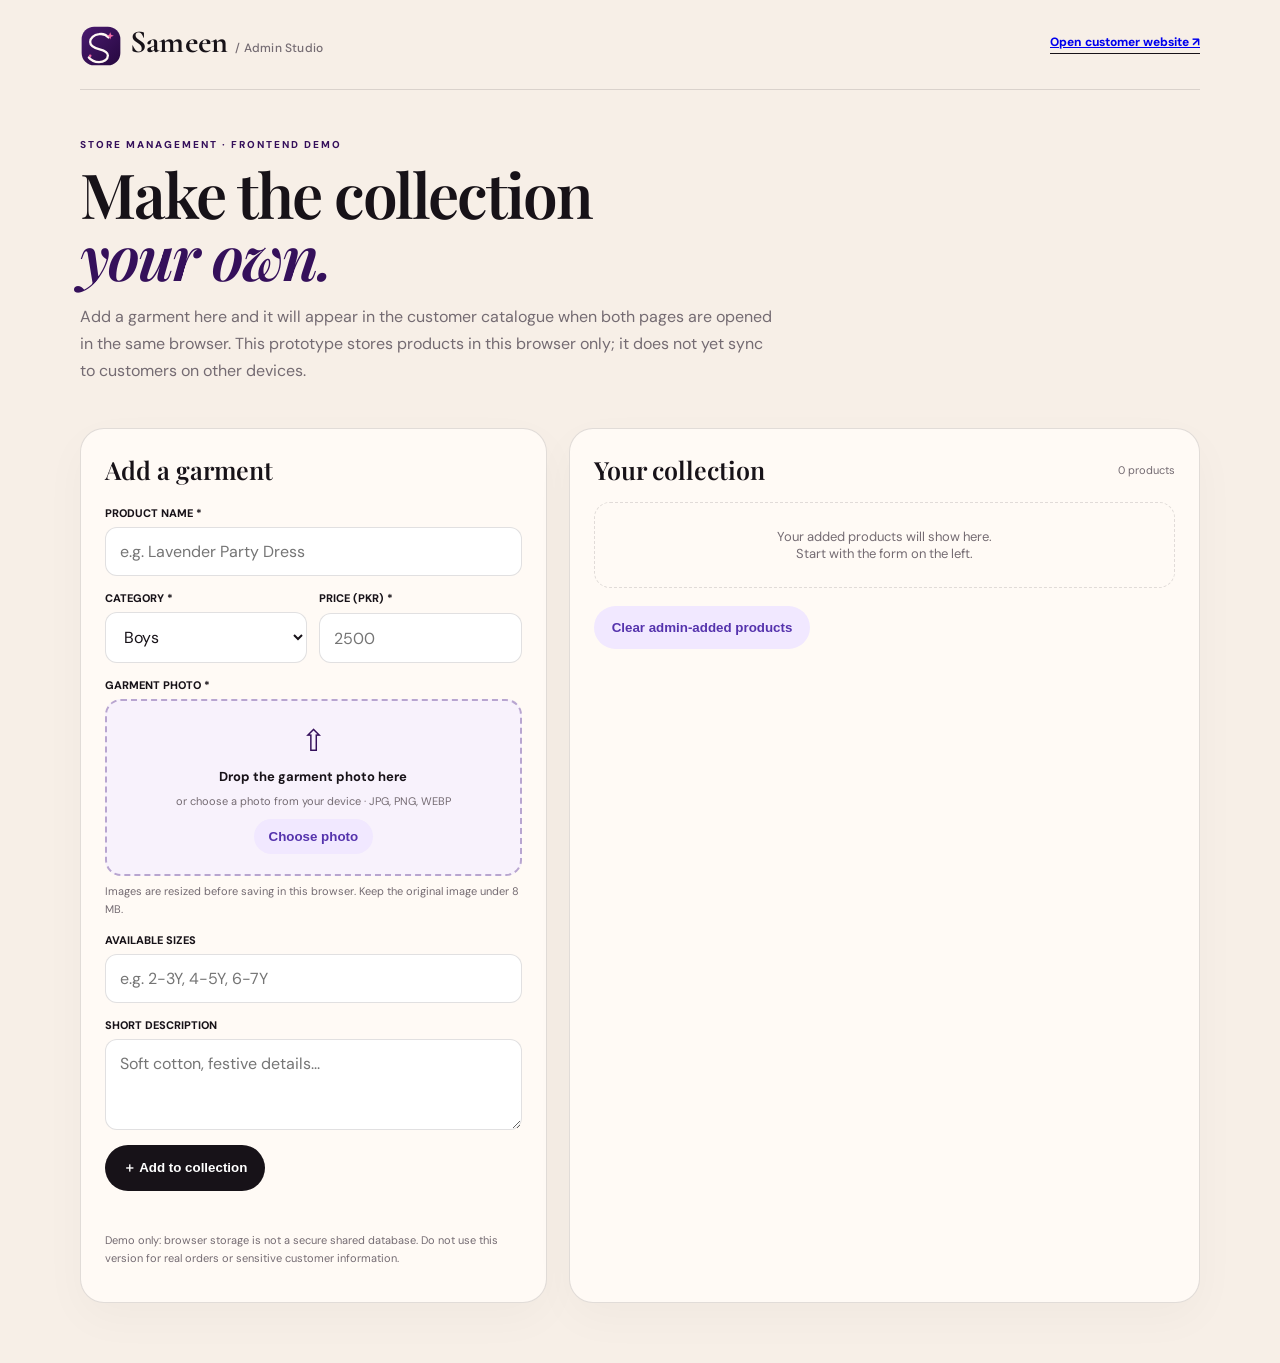
<file: admin.html>
<!doctype html>
<html lang="en"><head><meta charset="utf-8"><meta name="viewport" content="width=device-width,initial-scale=1"><meta name="theme-color" content="#f7efe7"><title>Sameen — Admin Studio</title><link rel="preconnect" href="https://fonts.googleapis.com"><link rel="preconnect" href="https://fonts.gstatic.com" crossorigin><link href="https://fonts.googleapis.com/css2?family=DM+Sans:wght@400;500;600;700;800&family=Playfair+Display:wght@600;700&family=Cormorant+Garamond:wght@600;700&display=swap" rel="stylesheet">
<style>
:root{--cream:#f7efe7;--paper:#fffaf5;--ink:#171218;--muted:#746b72;--pink:#ef5a9d;--purple:#35105b;--line:rgba(23,18,24,.13)}*{box-sizing:border-box}body{margin:0;background:var(--cream);color:var(--ink);font-family:"DM Sans",sans-serif}.wrap{width:min(1120px,calc(100% - 32px));margin:auto}.top{padding:22px 0;border-bottom:1px solid var(--line);display:flex;justify-content:space-between;align-items:center;gap:16px}.brand{font:700 32px "Cormorant Garamond",serif;letter-spacing:.2px}.brand span{display:inline-grid;place-items:center;background:linear-gradient(135deg,var(--pink),var(--purple));color:white;border-radius:12px;width:35px;height:35px;margin-right:8px;font:700 18px "DM Sans";vertical-align:middle}.top a{font-size:12px;font-weight:800;border-bottom:1px solid var(--ink);padding-bottom:3px}.intro{padding:48px 0 28px}.eyebrow{font-size:10px;font-weight:800;letter-spacing:2px;color:var(--purple)}h1{font:600 clamp(38px,6vw,62px)/1 "Playfair Display",serif;letter-spacing:-2px;margin:12px 0}h1 em{color:var(--purple)}.intro p{color:var(--muted);line-height:1.7;max-width:700px}.layout{display:grid;grid-template-columns:minmax(0,.85fr) minmax(0,1.15fr);gap:22px;padding-bottom:60px}.panel{background:var(--paper);border:1px solid var(--line);border-radius:24px;padding:24px;box-shadow:0 15px 45px #17121808}.panel h2{font:600 25px "Playfair Display",serif;margin:0 0 20px}.field{display:grid;gap:7px;margin-bottom:15px}.field label{font-size:11px;font-weight:800}.field input,.field select,.field textarea{width:100%;padding:13px 14px;border:1px solid var(--line);border-radius:12px;background:white;color:var(--ink);font:inherit;outline:none}.field input:focus,.field select:focus,.field textarea:focus{border-color:var(--purple);box-shadow:0 0 0 3px #7752d71c}.two{display:grid;grid-template-columns:1fr 1fr;gap:12px}.btn{border:0;border-radius:999px;padding:14px 18px;background:var(--ink);color:white;font-weight:800;cursor:pointer}.btn:hover{background:var(--purple)}.btn.secondary{background:#f1e8ff;color:#5533ad}.hint{font-size:11px;color:var(--muted);line-height:1.6}.status{font-size:12px;font-weight:700;margin-top:12px;min-height:18px}.inventory-head{display:flex;align-items:center;justify-content:space-between;gap:12px;margin-bottom:16px}.count{font-size:11px;color:var(--muted)}.items{display:grid;gap:12px}.item{display:grid;grid-template-columns:78px 1fr auto;gap:13px;align-items:center;border:1px solid var(--line);border-radius:16px;padding:10px}.item img{width:78px;height:88px;object-fit:cover;border-radius:11px;background:#eee}.item h3{font-size:14px;margin:0 0 5px}.item p{font-size:11px;color:var(--muted);margin:0 0 5px}.price{font-size:12px;font-weight:800}.delete{border:1px solid #f0c9d9;color:#a9275c;background:#fff3f8;border-radius:99px;padding:8px 10px;font-size:10px;font-weight:800;cursor:pointer}.empty{border:1px dashed var(--line);border-radius:16px;padding:25px;text-align:center;color:var(--muted);font-size:13px}@media(max-width:800px){.layout{grid-template-columns:1fr}.intro{padding-top:35px}}@media(max-width:450px){.panel{padding:18px}.two{grid-template-columns:1fr}.item{grid-template-columns:60px 1fr}.item img{width:60px;height:74px}.delete{grid-column:2;justify-self:start}.top{align-items:flex-start;flex-wrap:wrap}}
</style></head><body>
<header class="top wrap"><div class="brand"><img src="logo.svg" alt="" style="width:42px;height:42px;vertical-align:middle;margin-right:8px">Sameen <small style="font:500 12px 'DM Sans';color:var(--muted)">/ Admin Studio</small></div><a href="index.html" target="_blank" rel="noopener">Open customer website ↗</a></header>
<main class="wrap"><section class="intro"><div class="eyebrow">STORE MANAGEMENT · FRONTEND DEMO</div><h1>Make the collection<br><em>your own.</em></h1><p>Add a garment here and it will appear in the customer catalogue when both pages are opened in the same browser. This prototype stores products in this browser only; it does not yet sync to customers on other devices.</p></section>
<div class="layout"><section class="panel"><h2>Add a garment</h2><form id="product-form">
<div class="field"><label for="name">PRODUCT NAME *</label><input id="name" name="name" placeholder="e.g. Lavender Party Dress" required maxlength="80"></div>
<div class="two"><div class="field"><label for="category">CATEGORY *</label><select id="category" name="category" required><option value="boys">Boys</option><option value="girls">Girls</option><option value="baby">Toddlers</option></select></div><div class="field"><label for="price">PRICE (PKR) *</label><input id="price" name="price" type="number" min="0" step="1" placeholder="2500" required></div></div>
<div class="field"><label>GARMENT PHOTO *</label><div id="dropzone" tabindex="0" role="button" aria-label="Choose or drop a garment photo" style="position:relative;display:grid;place-items:center;gap:8px;min-height:170px;padding:20px;border:2px dashed #b8a5d0;border-radius:16px;background:#f8f2fc;text-align:center;cursor:pointer;transition:.2s"><div id="upload-icon" style="font-size:30px;color:var(--purple)">⇧</div><strong id="upload-title" style="font-size:13px">Drop the garment photo here</strong><span id="upload-subtitle" class="hint">or choose a photo from your device · JPG, PNG, WEBP</span><img id="image-preview" alt="Selected garment preview" style="display:none;max-height:190px;max-width:100%;object-fit:contain;border-radius:10px"><button id="choose-image" class="btn secondary" type="button" style="padding:10px 15px">Choose photo</button><input id="image-file" type="file" accept="image/jpeg,image/png,image/webp,image/gif" hidden></div><span class="hint">Images are resized before saving in this browser. Keep the original image under 8 MB.</span></div>
<div class="field"><label for="sizes">AVAILABLE SIZES</label><input id="sizes" name="sizes" placeholder="e.g. 2-3Y, 4-5Y, 6-7Y"></div>
<div class="field"><label for="description">SHORT DESCRIPTION</label><textarea id="description" name="description" rows="3" maxlength="180" placeholder="Soft cotton, festive details..."></textarea></div>
<button class="btn" type="submit">＋ Add to collection</button><div id="status" class="status" role="status"></div></form><p class="hint">Demo only: browser storage is not a secure shared database. Do not use this version for real orders or sensitive customer information.</p></section>
<section class="panel"><div class="inventory-head"><h2 style="margin:0">Your collection</h2><span id="count" class="count">0 products</span></div><div id="items" class="items"></div><button id="clear" class="btn secondary" type="button" style="margin-top:18px">Clear admin-added products</button></section></div></main>
<script>
(() => {
const KEY='sameen-admin-products-v1',form=document.getElementById('product-form'),items=document.getElementById('items'),count=document.getElementById('count'),status=document.getElementById('status'),dropzone=document.getElementById('dropzone'),fileInput=document.getElementById('image-file'),preview=document.getElementById('image-preview'); let selectedImage='';
const read=()=>{try{const v=JSON.parse(localStorage.getItem(KEY)||'[]');return Array.isArray(v)?v:[]}catch{return[]}};
const esc=v=>String(v??'').replace(/[&<>"']/g,c=>({'&':'&amp;','<':'&lt;','>':'&gt;','"':'&quot;',"'":'&#39;'}[c]));
function showImage(dataUrl,fileName){selectedImage=dataUrl;preview.src=dataUrl;preview.style.display='block';document.getElementById('upload-icon').style.display='none';document.getElementById('upload-title').textContent=fileName||'Photo selected';document.getElementById('upload-subtitle').textContent='Drop another photo to replace it';document.getElementById('choose-image').textContent='Change photo'}
function processImage(file){if(!file)return;if(!/^image\/(jpeg|png|webp|gif)$/.test(file.type)){status.textContent='Choose a JPG, PNG, WEBP or GIF image.';return}if(file.size>8*1024*1024){status.textContent='That image is over 8 MB. Choose a smaller photo.';return}const reader=new FileReader();reader.onload=()=>{const img=new Image();img.onload=()=>{const scale=Math.min(1,1200/Math.max(img.width,img.height)),canvas=document.createElement('canvas');canvas.width=Math.max(1,Math.round(img.width*scale));canvas.height=Math.max(1,Math.round(img.height*scale));canvas.getContext('2d').drawImage(img,0,0,canvas.width,canvas.height);showImage(canvas.toDataURL('image/webp',.8),file.name)};img.onerror=()=>{status.textContent='Could not read that image. Try another file.'};img.src=reader.result};reader.onerror=()=>{status.textContent='Could not load that image.'};reader.readAsDataURL(file)}
dropzone.addEventListener('click',e=>{if(e.target.closest('button'))return;fileInput.click()});document.getElementById('choose-image').addEventListener('click',()=>fileInput.click());fileInput.addEventListener('change',()=>processImage(fileInput.files[0]));['dragenter','dragover'].forEach(type=>dropzone.addEventListener(type,e=>{e.preventDefault();dropzone.style.borderColor='var(--purple)';dropzone.style.background='#eee3fa'}));['dragleave','drop'].forEach(type=>dropzone.addEventListener(type,e=>{e.preventDefault();dropzone.style.borderColor='#b8a5d0';dropzone.style.background='#f8f2fc'}));dropzone.addEventListener('drop',e=>processImage(e.dataTransfer.files[0]));dropzone.addEventListener('keydown',e=>{if(e.key==='Enter'||e.key===' '){e.preventDefault();fileInput.click()}});
function render(){const ps=read();count.textContent=ps.length+(ps.length===1?' product':' products');if(!ps.length){items.innerHTML='<div class="empty">Your added products will show here.<br>Start with the form on the left.</div>';return}items.innerHTML=ps.map(p=>'<article class="item"><img src="'+esc(p.image)+'" alt="" loading="lazy" onerror="this.style.opacity=.25"><div><h3>'+esc(p.name)+'</h3><p>'+esc(p.categoryLabel)+(p.sizes?' · '+esc(p.sizes):'')+'</p><span class="price">Rs. '+Number(p.price).toLocaleString('en-PK')+'</span></div><button class="delete" type="button" data-delete="'+esc(p.id)+'">Remove</button></article>').join('')}
form.addEventListener('submit',e=>{e.preventDefault();const d=new FormData(form),category=d.get('category'),p={id:(crypto.randomUUID?crypto.randomUUID():String(Date.now())+Math.random().toString(16).slice(2)),name:String(d.get('name')).trim(),category,categoryLabel:({girls:'Girls',boys:'Boys',baby:'Toddlers'})[category],price:Number(d.get('price')),image:selectedImage,sizes:String(d.get('sizes')).trim(),description:String(d.get('description')).trim(),createdAt:new Date().toISOString()};if(!p.name||!p.image||!Number.isFinite(p.price)||p.price<0){status.textContent=!p.image?'Choose or drop a garment photo first.':'Check the product details and try again.';return}try{localStorage.setItem(KEY,JSON.stringify([p,...read()]));form.reset();selectedImage='';preview.removeAttribute('src');preview.style.display='none';document.getElementById('upload-icon').style.display='block';document.getElementById('upload-title').textContent='Drop the garment photo here';document.getElementById('upload-subtitle').textContent='or choose a photo from your device · JPG, PNG, WEBP';document.getElementById('choose-image').textContent='Choose photo';render();status.textContent='Added! Open the customer website in this same browser to see it.'}catch{status.textContent='Could not save. Browser storage may be full.'}});
items.addEventListener('click',e=>{const b=e.target.closest('[data-delete]');if(!b)return;localStorage.setItem(KEY,JSON.stringify(read().filter(p=>p.id!==b.dataset.delete)));render();status.textContent='Product removed from this browser catalogue.'});
document.getElementById('clear').addEventListener('click',()=>{if(!confirm('Remove all products added through this admin page?'))return;localStorage.removeItem(KEY);render();status.textContent='Admin-added products cleared.'});
window.addEventListener('storage',render);render();
})();
</script></body></html>
</file>
